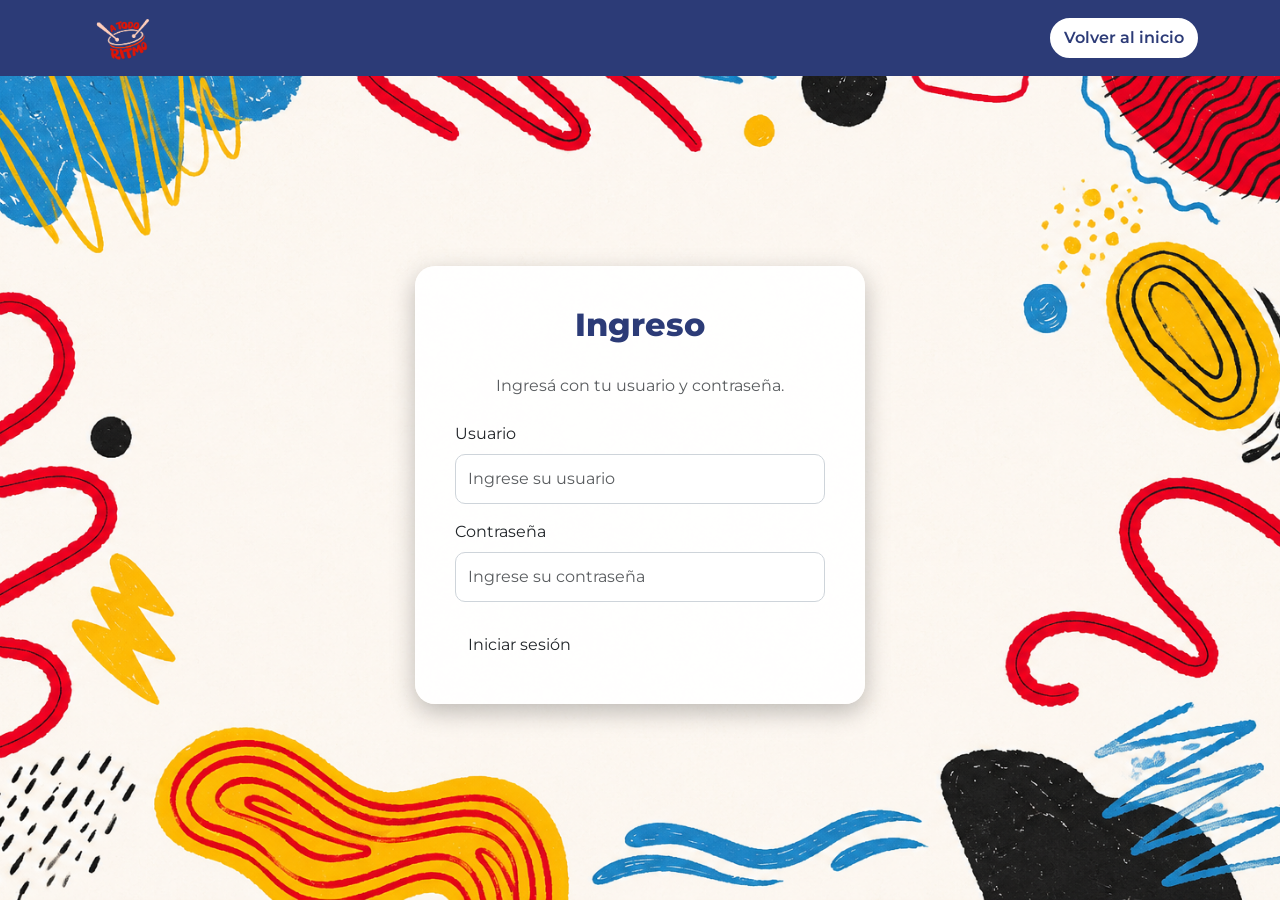
<file: ingreso.html>
<!DOCTYPE html>
<html lang="es">

<head>
    <meta charset="UTF-8">
    <meta name="viewport" content="width=device-width, initial-scale=1.0">
    <title>Ingreso - A Todo Ritmo</title>

    <link href="https://cdn.jsdelivr.net/npm/bootstrap@5.3.8/dist/css/bootstrap.min.css" rel="stylesheet">

    <!-- Google Fonts -->
    <link rel="preconnect" href="https://fonts.googleapis.com">
    <link rel="preconnect" href="https://fonts.gstatic.com" crossorigin>
    <link href="https://fonts.googleapis.com/css2?family=Montserrat:wght@100..900&display=swap" rel="stylesheet">

    <link rel="stylesheet" href="ingreso.css">
</head>

<body>

    <!-- Navbar -->
    <nav class="navbar fixed-top navbar-expand-lg navbar-azul">
        <div class="container">

            <a class="navbar-brand" href="index.html">
                <img src="img/Mesa de trabajo 5.png" alt="Logo A Todo Ritmo" height="50">
            </a>

            <a href="index.html" class="btn btn-volver">
                Volver al inicio
            </a>

        </div>
    </nav>

    <!-- Login -->
    <section class="login-section">

        <div class="login-card">

            <h2>Ingreso</h2>

            <p class="text-center text-muted mb-4">
                Ingresá con tu usuario y contraseña.
            </p>

            <form>

                <div class="mb-3">
                    <label for="usuario" class="form-label">Usuario</label>
                    <input type="text"
                           class="form-control"
                           id="usuario"
                           placeholder="Ingrese su usuario"
                           required>
                </div>

                <div class="mb-4">
                    <label for="password" class="form-label">Contraseña</label>
                    <input type="password"
                           class="form-control"
                           id="password"
                           placeholder="Ingrese su contraseña"
                           required>
                </div>

                <button type="submit" class="btn btn-login">
                    Iniciar sesión
                </button>

            </form>

        </div>

    </section>

    <script src="https://cdn.jsdelivr.net/npm/bootstrap@5.3.8/dist/js/bootstrap.bundle.min.js"></script>

</body>

</html>
</file>
<file: ingreso.css>
html,
body{
    margin: 0;
    padding: 0;
}

body{
    padding-top: 70px;
    font-family: Montserrat, sans-serif;
    background-image: url("img/fondocolores.png");
    background-size: cover;
    background-position: center;
    background-repeat: no-repeat;
    min-height: 100vh;
}

/* Navbar */
.navbar-azul{
    background-color: #2c3b77;
}

/* Contenedor */
.login-section{
    min-height: calc(100vh - 70px);
    display: flex;
    justify-content: center;
    align-items: center;
    padding: 30px;
}

/* Tarjeta */
.login-card{
    width: 100%;
    max-width: 450px;
    background: rgba(255,255,255,.95);
    padding: 40px;
    border-radius: 20px;
    box-shadow: 0 8px 25px rgba(0,0,0,.25);
}

/* Título */
.login-card h2{
    color: #2c3b77;
    font-weight: 800;
    text-align: center;
    margin-bottom: 30px;
}


/* Botón volver */
.btn-volver{
    background-color: white;
    color: #2c3b77;
    border: 2px solid white;
    border-radius: 30px;
    font-weight: 600;
    transition: .3s;
}

.btn-volver:hover{
    background-color: #e01505;
    border-color: #e01505;
    color: white;
}

/* Link volver */
.volver{
    color: #2c3b77;
    text-decoration: none;
    font-weight: 600;
}

.volver:hover{
    color: #e01505;
}

.login-card input{
    width: 100%;
    padding: 12px;
    margin-bottom: 15px;
    border: 1px solid #ced4da;
    border-radius: 10px;
    box-sizing: border-box;
}
</file>
